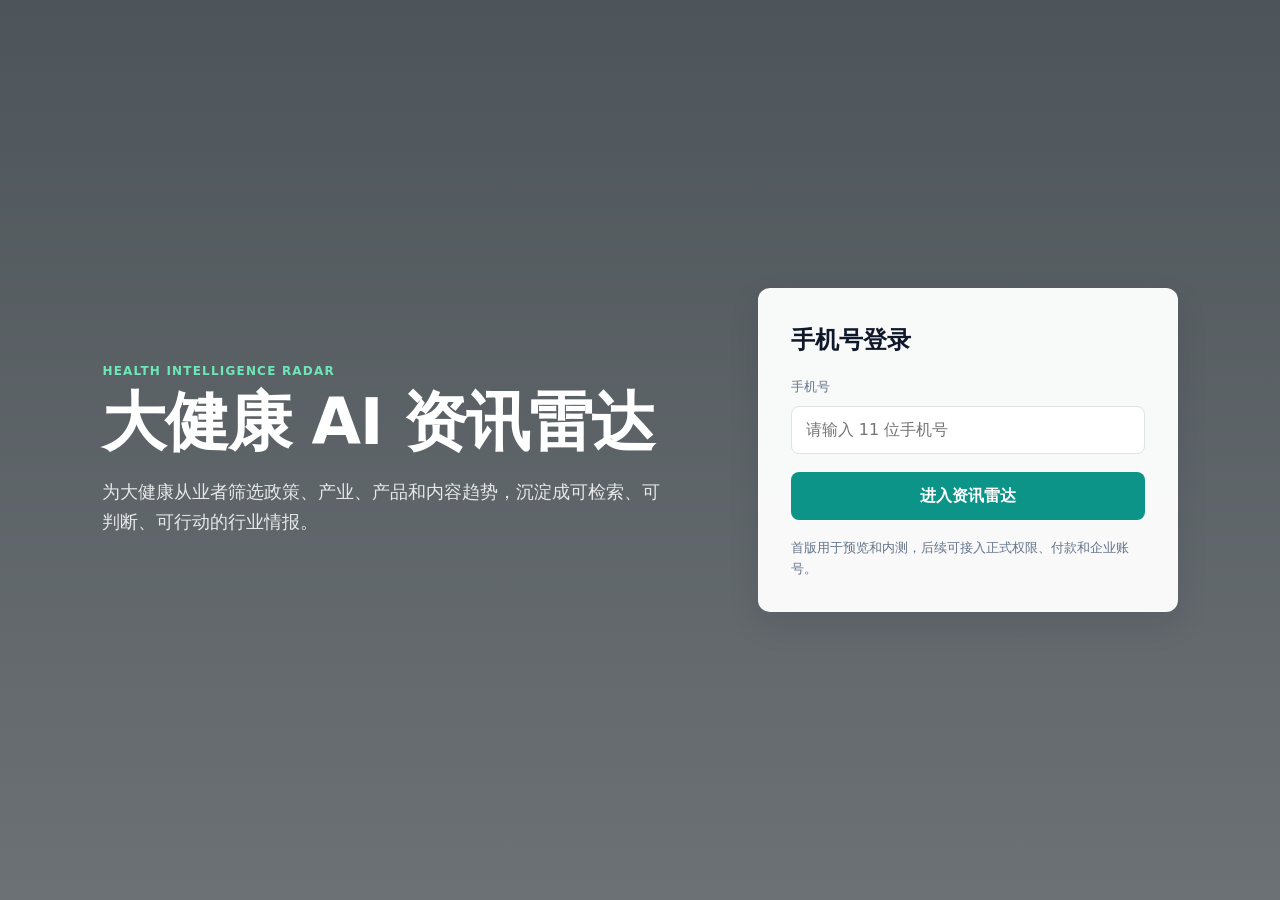
<file: index.html>
<!doctype html>
<html lang="zh-CN">
  <head>
    <meta charset="UTF-8" />
    <meta name="viewport" content="width=device-width, initial-scale=1.0" />
    <title>大健康 AI 资讯雷达 | 大健康智媒体平台</title>
    <meta name="description" content="为大健康从业者筛选政策、产业、产品和内容趋势，沉淀成可检索、可判断、可行动的行业情报。" />
    <meta property="og:title" content="大健康 AI 资讯雷达 | 每日简报" />
    <meta property="og:description" content="今日精选大健康行业核心动态，含政策监管、企业动向、科研进展与健康素材。" />
    <meta property="og:type" content="website" />
    <link rel="stylesheet" href="styles.css?v=20260703-v2" />
  </head>
  <body>
    <!-- 登录页 -->
    <section id="loginView" class="login-view">
      <div class="login-copy">
        <p>HEALTH INTELLIGENCE RADAR</p>
        <h1>大健康 AI 资讯雷达</h1>
        <span>为大健康从业者筛选政策、产业、产品和内容趋势，沉淀成可检索、可判断、可行动的行业情报。</span>
      </div>
      <form id="loginForm" class="login-card">
        <strong>手机号登录</strong>
        <label>
          <span>手机号</span>
          <input id="loginPhone" type="tel" inputmode="numeric" autocomplete="tel" placeholder="请输入 11 位手机号" required />
        </label>
        <button type="submit">进入资讯雷达</button>
        <small id="loginMessage">首版用于预览和内测，后续可接入正式权限、付款和企业账号。</small>
      </form>
    </section>

    <!-- 主应用 -->
    <main id="appShell" class="radar-shell is-hidden">
      <!-- 顶部导航 -->
      <header class="radar-hero">
        <div class="brand-lockup">
          <div class="brand-mark" aria-hidden="true">
            <svg viewBox="0 0 32 32" width="32" height="32" fill="none" xmlns="http://www.w3.org/2000/svg">
              <circle cx="16" cy="16" r="12" stroke="currentColor" stroke-width="2" />
              <path d="M8 16h16M16 8v16" stroke="currentColor" stroke-width="2" stroke-linecap="round" />
            </svg>
          </div>
          <div>
            <p>HEALTH INTELLIGENCE RADAR</p>
            <h1>大健康 AI 资讯雷达</h1>
          </div>
        </div>
        <div class="status-stack">
          <div class="status-item">
            <span>更新时间</span>
            <strong id="updatedAt">--/-- --:--</strong>
          </div>
          <button type="button" id="agentButton" class="agent-trigger" title="后续 Agent 能力入口">接入 Agent</button>
        </div>
      </header>

      <!-- 每日简报概览 -->
      <section class="summary-strip" aria-label="每日简报概览">
        <div class="summary-title">
          <strong>每日简报</strong>
          <span id="briefDate">----/--/--</span>
        </div>
        <div class="summary-stats">
          <div class="stat-card">
            <b id="totalCount">0</b>
            <span>今日信号</span>
          </div>
          <div class="stat-card is-priority">
            <b id="priorityCount">0</b>
            <span>高优先级</span>
          </div>
          <div class="stat-card">
            <b id="selectedCount">0</b>
            <span>精选收录</span>
          </div>
        </div>
      </section>

      <div class="brief-workspace">
        <!-- 左侧归档导航 -->
        <aside class="archive-navigator" aria-label="每日简报归档">
          <div class="archive-search">
            <input id="archiveSearchInput" type="search" placeholder="搜索内容..." />
          </div>
          <div class="calendar-card">
            <div class="calendar-head">
              <button id="calendarPrev" type="button" aria-label="上个月">‹</button>
              <strong id="calendarMonthLabel">2026 年 7 月</strong>
              <button id="calendarNext" type="button" aria-label="下个月">›</button>
            </div>
            <div class="calendar-weekdays" aria-hidden="true">
              <span>一</span><span>二</span><span>三</span><span>四</span><span>五</span><span>六</span><span>日</span>
            </div>
            <div id="calendarGrid" class="calendar-grid"></div>
          </div>
          <div class="month-briefs">
            <h2>本月各期</h2>
            <div id="monthBriefList"></div>
          </div>
        </aside>

        <!-- 主内容区 -->
        <div class="brief-content">
          <!-- 分类标签 -->
          <nav id="categoryTabs" class="category-tabs" aria-label="资讯分类"></nav>

          <!-- 搜索与筛选 -->
          <section class="search-row">
            <input id="searchInput" type="search" placeholder="搜索标题 / 来源 / 标签" />
            <span id="resultMeta">行业信号 · 0 条</span>
          </section>

          <!-- 简报内容 -->
          <section class="signals-panel">
            <div class="panel-head">
              <div>
                <p>DAILY BRIEF</p>
                <h2 id="panelTitle">今日简报</h2>
                <span id="panelSubtitle">按可信度和可追溯性排序</span>
              </div>
              <div class="view-toggle" role="group" aria-label="切换视图">
                <button type="button" class="is-active" data-view="hot">当前热点</button>
                <button type="button" data-view="timeline">时间线</button>
              </div>
            </div>
            <div id="signalGrid" class="signal-grid"></div>
          </section>

          <!-- 近期归档入口 -->
          <section class="archive-panel">
            <div class="panel-head compact">
              <div>
                <p>ARCHIVE</p>
                <h2>近期简报</h2>
              </div>
              <a href="#" id="viewAllArchive" class="text-link">查看全部</a>
            </div>
            <div id="recentBriefs" class="recent-briefs"></div>
          </section>
        </div>
      </div>
    </main>

    <!-- Agent 抽屉 -->
    <div id="agentDrawer" class="drawer" aria-hidden="true">
      <button id="drawerBackdrop" class="drawer-backdrop" type="button" aria-label="关闭"></button>
      <aside class="drawer-panel" role="dialog" aria-modal="true" aria-labelledby="drawerTitle">
        <button id="drawerClose" class="drawer-close" type="button" aria-label="关闭">×</button>
        <p>AGENT INTERFACES</p>
        <h2 id="drawerTitle">后续功能接口</h2>
        <div class="interface-list">
          <article>
            <strong>行业资讯同步</strong>
            <span>GET /api/health/signals</span>
            <small>从行业来源读取政策、产业、产品、渠道和内容趋势。</small>
          </article>
          <article>
            <strong>日报生成</strong>
            <span>POST /api/radar/daily-report</span>
            <small>把今日重点信号整理成管理层日报、运营日报和选题清单。</small>
          </article>
          <article>
            <strong>Agent 处理</strong>
            <span>POST /api/agents/run</span>
            <small>保留给合规审核、选题生成、摘要改写、来源引用等能力。</small>
          </article>
          <article>
            <strong>登录权限</strong>
            <span>POST /api/auth/phone-login</span>
            <small>沿用手机号登录，后续可接企业账号、付款状态和权限组。</small>
          </article>
        </div>
      </aside>
    </div>

    <!-- 详情页 -->
    <div id="detailDrawer" class="detail-view is-hidden" aria-hidden="true">
      <div class="detail-shell">
        <button id="detailClose" class="detail-back" type="button">返回简报</button>
        <nav id="detailBreadcrumb" class="detail-breadcrumb" aria-label="详情导航">每日简报</nav>
        <h1 id="detailTitle"></h1>
        <div id="detailMeta" class="detail-meta"></div>

        <section class="detail-summary">
          <div class="section-header">
            <span class="section-icon">📋</span>
            <span>概要介绍</span>
          </div>
          <div id="detailSummary" class="structured-summary"></div>
        </section>

        <section class="detail-section detail-highlight">
          <div class="section-header">
            <span class="section-icon">⚡</span>
            <h2>为什么重要</h2>
          </div>
          <p id="detailWhy"></p>
        </section>

        <section class="detail-grid">
          <article class="detail-card">
            <div class="section-header">
              <span class="section-icon">🎬</span>
              <h2>自媒体角度</h2>
            </div>
            <p id="detailMediaPotential"></p>
          </article>
          <article class="detail-card">
            <div class="section-header">
              <span class="section-icon">🛡️</span>
              <h2>合规提醒</h2>
            </div>
            <p id="detailCompliance"></p>
          </article>
        </section>

        <section class="detail-section detail-evidence">
          <div class="section-header">
            <span class="section-icon">🔍</span>
            <h2>信源与证据等级</h2>
          </div>
          <div id="detailEvidence" class="evidence-content"></div>
        </section>

        <a id="detailSource" class="detail-source" href="#" target="_blank" rel="noreferrer">查看原文</a>
      </div>
    </div>

    <script src="app.js?v=20260703-v2"></script>
  </body>
</html>
</file>
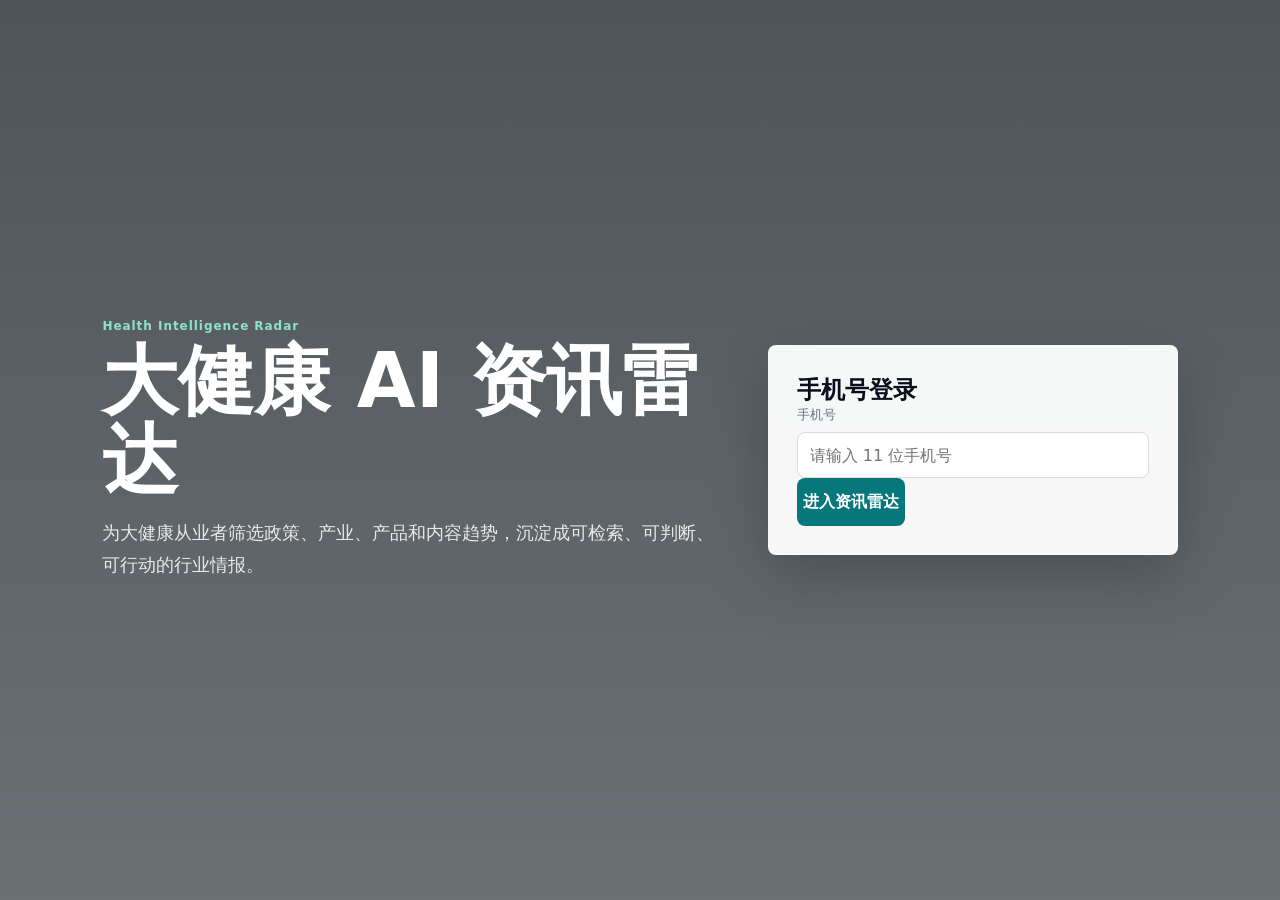
<file: static/index.html>
<!doctype html>
<html lang="zh-CN">
  <head>
    <meta charset="UTF-8" />
    <meta name="viewport" content="width=device-width, initial-scale=1.0" />
    <title>大健康 AI 资讯雷达 | 大健康智媒体平台</title>
    <link rel="stylesheet" href="styles.css?v=20260702-auth2" />
  </head>
  <body>
    <!-- ═══ 登录视图 ═══ -->
    <section id="loginView" class="login-view">
      <div class="login-copy">
        <p>Health Intelligence Radar</p>
        <h1>大健康 AI 资讯雷达</h1>
        <span>为大健康从业者筛选政策、产业、产品和内容趋势，沉淀成可检索、可判断、可行动的行业情报。</span>
      </div>
      <div class="login-card" id="loginCard">
        <!-- 阶段 1：输入手机号 -->
        <div id="phoneStep">
          <strong>手机号登录</strong>
          <label>
            <span>手机号</span>
            <input id="loginPhone" type="tel" inputmode="numeric" autocomplete="tel" placeholder="请输入 11 位手机号" />
          </label>
          <button type="button" id="loginSubmit">进入资讯雷达</button>
          <small id="loginMessage" class="is-hidden"></small>
        </div>

        <!-- 阶段 2：付款（check-phone 返回 unpaid 时展开） -->
        <div id="paymentStep" class="is-hidden">
          <button type="button" id="paymentBack" class="payment-back">&larr; 返回</button>
          <strong>开通会员</strong>
          <p id="paymentPhoneHint"></p>

          <div class="payment-tabs">
            <button type="button" class="is-active" data-pay="wechat">微信支付</button>
            <button type="button" data-pay="alipay">支付宝</button>
          </div>

          <div id="paymentQrWechat" class="payment-qr">
            <span class="payment-amount">199 元 / 年</span>
            <img src="payment-wechat.png" alt="微信支付二维码" width="200" height="200" />
            <small>请使用微信扫一扫付款</small>
          </div>
          <div id="paymentQrAlipay" class="payment-qr is-hidden">
            <span class="payment-amount">199 元 / 年</span>
            <img src="payment-alipay.png" alt="支付宝付款二维码" width="200" height="200" />
            <small>请使用支付宝扫一扫付款</small>
          </div>

          <button type="button" id="paymentCheckButton" class="payment-retry">我已付款，重新检测</button>
          <small id="paymentMessage" class="payment-message is-hidden"></small>
          <small class="payment-note">付款后请联系管理员开通权限，或点击上方按钮自动检测。如需帮助请截屏付款记录联系客服。</small>
        </div>

        <!-- 阶段 3：被禁用 -->
        <div id="blockedStep" class="is-hidden">
          <strong>无法登录</strong>
          <p id="blockedMessage"></p>
          <button type="button" class="payment-back" onclick="location.reload()">&larr; 重新输入</button>
        </div>
      </div>
    </section>

    <!-- ═══ 主应用 ═══ -->
    <main id="appShell" class="radar-shell is-hidden">
      <header class="radar-hero">
        <div class="brand-lockup">
          <div class="brand-mark" aria-hidden="true">
            <span></span>
          </div>
          <div>
            <p>HEALTH INTELLIGENCE RADAR</p>
            <h1>大健康 AI 资讯雷达</h1>
          </div>
        </div>
        <div class="status-stack">
          <span>更新时间</span>
          <strong id="updatedAt">06/30 08:03</strong>
          <em id="sourceStatus">20/20 源正常</em>
          <button type="button" id="agentButton">接入 Agent</button>
          <button type="button" id="logoutButton" class="logout-btn" title="退出登录">退出</button>
        </div>
      </header>

      <section class="summary-strip" aria-label="每日简报概览">
        <strong>每日简报：</strong>
        <span>信号 <b id="totalCount">0</b> 条</span>
        <span>高优 <b id="priorityCount">84</b> 条</span>
        <span>精选 <b id="selectedCount">20</b> 条</span>
        <span>源 <b id="healthySourceCount">20/20正常</b></span>
      </section>

      <nav id="categoryTabs" class="category-tabs" aria-label="资讯分类"></nav>

      <section class="radar-note">
        <span id="radarSubtitle">每日简报 · 大健康直销行业信号 · 按可信度和可追溯性排序</span>
      </section>

      <section class="search-row">
        <input id="searchInput" type="search" placeholder="搜索标题 / 来源 / 标签" />
        <span id="resultMeta">行业信号 · 0 条</span>
      </section>

      <section class="filter-bar">
        <button type="button" id="filterButton"><span>+</span> 高级筛选</button>
        <span id="filterMeta">679 条结果 · 20/20 源正常</span>
      </section>

      <section class="signals-panel">
        <div class="panel-head">
          <div>
            <p>DAILY BRIEF</p>
            <h2>每日简报</h2>
            <span id="briefDate">2026/07/01</span>
          </div>
          <div class="view-toggle" role="group" aria-label="切换视图">
            <button type="button" class="is-active" data-view="hot">当前热点 <b>10</b></button>
            <button type="button" data-view="timeline">时间线 <b>20</b></button>
          </div>
        </div>
        <div id="signalGrid" class="signal-grid"></div>
      </section>

      <section class="timeline-panel">
        <div class="panel-head compact">
          <div>
            <p>GROWTH INTELLIGENCE INTERFACE</p>
            <h2>后续功能接口</h2>
          </div>
          <span>已预留，不影响首版上线</span>
        </div>
        <div id="interfaceGrid" class="interface-grid"></div>
      </section>
    </main>

    <!-- ═══ Agent 抽屉 ═══ -->
    <div id="agentDrawer" class="drawer" aria-hidden="true">
      <button id="drawerBackdrop" class="drawer-backdrop" type="button" aria-label="关闭"></button>
      <aside class="drawer-panel" role="dialog" aria-modal="true" aria-labelledby="drawerTitle">
        <button id="drawerClose" class="drawer-close" type="button" aria-label="关闭">×</button>
        <p>AGENT INTERFACES</p>
        <h2 id="drawerTitle">已为后续功能留好接口</h2>
        <div class="interface-list">
          <article>
            <strong>行业资讯同步</strong>
            <span>GET /api/health/signals · POST /api/health/sync</span>
          </article>
          <article>
            <strong>日报生成</strong>
            <span>POST /api/radar/daily-report</span>
          </article>
          <article>
            <strong>Agent 处理</strong>
            <span>POST /api/agents/run</span>
          </article>
          <article>
            <strong>登录权限</strong>
            <span>POST /api/auth/check-phone · POST /api/auth/verify-token</span>
          </article>
        </div>
      </aside>
    </div>

    <!-- ═══ 详情视图 ═══ -->
    <div id="detailDrawer" class="detail-view is-hidden" aria-hidden="true">
      <div class="detail-shell">
        <button id="detailClose" class="detail-back" type="button">返回简报</button>
        <nav id="detailBreadcrumb" class="detail-breadcrumb" aria-label="详情导航">每日简报</nav>
        <h1 id="detailTitle"></h1>
        <div id="detailMeta" class="detail-meta"></div>
        <div id="detailHero" class="detail-hero" aria-hidden="true"></div>
        <section class="detail-summary">
          <span>概要介绍</span>
          <div id="detailSummary" class="structured-summary"></div>
        </section>
        <section class="detail-section">
          <h2>为什么重要</h2>
          <p id="detailWhy"></p>
        </section>
        <section class="detail-section detail-grid">
          <article>
            <h2>自媒体角度</h2>
            <p id="detailMediaPotential"></p>
          </article>
          <article>
            <h2>合规提醒</h2>
            <p id="detailCompliance"></p>
          </article>
        </section>
        <a id="detailSource" class="detail-source" href="#" target="_blank" rel="noreferrer">查看原文</a>
      </div>
    </div>

    <script src="app.js?v=20260702-auth2"></script>
  </body>
</html>
</file>
<file: styles.css>
:root {
  color-scheme: light;
  --bg: #f7f7f5;
  --panel: #ffffff;
  --panel-soft: #fafaf8;
  --ink: #0f172a;
  --muted: #64748b;
  --line: #e2e2df;
  --teal: #0d9488;
  --teal-dark: #0f766e;
  --teal-soft: #e6f5f4;
  --green: #10b981;
  --green-soft: #e8f8f2;
  --blue: #3b82f6;
  --blue-soft: #eff6ff;
  --amber: #f59e0b;
  --amber-soft: #fff7ed;
  --red: #ef4444;
  --red-soft: #fef2f2;
  --purple: #8b5cf6;
  --purple-soft: #f5f3ff;
  --coral: #f97316;
  --coral-soft: #fff7ed;
  --slate: #64748b;
  --slate-soft: #f1f5f9;
  --shadow-sm: 0 1px 2px rgba(15, 23, 42, 0.04);
  --shadow: 0 4px 12px rgba(15, 23, 42, 0.06);
  --shadow-lg: 0 12px 32px rgba(15, 23, 42, 0.1);
  --radius-sm: 8px;
  --radius: 12px;
  --radius-lg: 16px;
}

* {
  box-sizing: border-box;
}

html {
  scroll-behavior: smooth;
}

body {
  margin: 0;
  min-width: 320px;
  background: var(--bg);
  color: var(--ink);
  font-family:
    Inter, "PingFang SC", "Microsoft YaHei", system-ui, -apple-system, BlinkMacSystemFont,
    "Segoe UI", sans-serif;
  line-height: 1.6;
}

button,
input {
  font: inherit;
}

button {
  cursor: pointer;
}

.is-hidden {
  display: none !important;
}

/* 登录页 */
.login-view {
  display: grid;
  grid-template-columns: minmax(0, 1fr) 420px;
  gap: 60px;
  align-items: center;
  min-height: 100vh;
  padding: 7vh 8vw;
  background:
    linear-gradient(rgba(6, 16, 24, 0.7), rgba(6, 16, 24, 0.58)),
    url("https://images.unsplash.com/photo-1581090464777-f3220bbe1b8b?auto=format&fit=crop&w=1800&q=82")
      center/cover;
  color: #fff;
}

.login-copy {
  max-width: 680px;
}

.login-copy p,
.radar-hero p,
.panel-head p,
.drawer-panel > p {
  margin: 0 0 8px;
  color: var(--teal);
  font-size: 12px;
  font-weight: 800;
  letter-spacing: 0.1em;
  text-transform: uppercase;
}

.login-copy p {
  color: #6ee7b7;
}

.login-copy h1 {
  margin: 0 0 20px;
  font-size: clamp(40px, 5vw, 72px);
  line-height: 1.05;
  letter-spacing: -0.02em;
}

.login-copy span {
  display: block;
  max-width: 560px;
  color: rgba(255, 255, 255, 0.85);
  font-size: 18px;
  line-height: 1.7;
}

.login-card {
  display: grid;
  gap: 18px;
  border: 1px solid rgba(255, 255, 255, 0.2);
  border-radius: var(--radius);
  padding: 32px;
  background: rgba(255, 255, 255, 0.96);
  color: var(--ink);
  box-shadow: var(--shadow-lg);
}

.login-card strong {
  font-size: 24px;
}

.login-card label,
.login-card label span {
  display: grid;
  gap: 8px;
}

.login-card label span,
.login-card small {
  color: var(--muted);
  font-size: 13px;
}

.login-card input,
.search-row input,
.archive-search input {
  width: 100%;
  border: 1px solid var(--line);
  border-radius: var(--radius-sm);
  background: #fff;
  color: var(--ink);
  outline: 0;
  transition: border-color 0.15s, box-shadow 0.15s;
}

.login-card input {
  min-height: 48px;
  padding: 0 14px;
}

.login-card input:focus,
.search-row input:focus,
.archive-search input:focus {
  border-color: var(--teal);
  box-shadow: 0 0 0 3px rgba(13, 148, 136, 0.12);
}

.login-card button {
  min-height: 48px;
  border: 0;
  border-radius: var(--radius-sm);
  background: var(--teal);
  color: #fff;
  font-weight: 800;
  transition: background 0.15s;
}

.login-card button:hover {
  background: var(--teal-dark);
}

.login-card small.error {
  color: var(--red);
  font-weight: 700;
}

/* 主应用 */
.radar-shell {
  width: min(100%, 1440px);
  margin: 0 auto;
  padding: clamp(16px, 3vw, 32px) clamp(14px, 4vw, 64px) 64px;
}

/* 顶部导航 */
.radar-hero {
  display: flex;
  align-items: center;
  justify-content: space-between;
  gap: 24px;
  margin-bottom: clamp(20px, 4vw, 40px);
  flex-wrap: wrap;
}

.brand-lockup {
  display: flex;
  align-items: center;
  gap: 16px;
}

.brand-mark {
  display: grid;
  place-items: center;
  width: 52px;
  height: 52px;
  border-radius: var(--radius);
  background: linear-gradient(135deg, var(--teal), var(--teal-dark));
  color: #fff;
  box-shadow: var(--shadow);
}

.brand-lockup h1 {
  margin: 0;
  font-size: clamp(32px, 4vw, 48px);
  line-height: 1.1;
  letter-spacing: -0.02em;
}

.status-stack {
  display: flex;
  align-items: center;
  gap: 16px;
}

.status-item {
  display: flex;
  flex-direction: column;
  align-items: flex-end;
  gap: 2px;
}

.status-item span {
  color: var(--muted);
  font-size: 12px;
  font-weight: 700;
}

.status-item strong {
  font-size: 15px;
  color: var(--ink);
}

.agent-trigger {
  min-height: 36px;
  padding: 0 14px;
  border: 1px solid var(--line);
  border-radius: 999px;
  background: #fff;
  color: var(--muted);
  font-size: 13px;
  font-weight: 700;
  transition: all 0.15s;
}

.agent-trigger:hover {
  border-color: var(--teal);
  color: var(--teal);
  background: var(--teal-soft);
}

/* 每日简报概览 */
.summary-strip {
  display: flex;
  align-items: center;
  justify-content: space-between;
  gap: 20px;
  padding: 20px 24px;
  border: 1px solid var(--line);
  border-radius: var(--radius);
  background: var(--panel);
  box-shadow: var(--shadow);
}

.summary-title {
  display: flex;
  flex-direction: column;
  gap: 4px;
}

.summary-title strong {
  font-size: 22px;
}

.summary-title span {
  color: var(--muted);
  font-size: 14px;
  font-weight: 700;
}

.summary-stats {
  display: flex;
  gap: 12px;
}

.stat-card {
  display: flex;
  flex-direction: column;
  align-items: center;
  min-width: 88px;
  padding: 12px 16px;
  border-radius: var(--radius-sm);
  background: var(--panel-soft);
  text-align: center;
}

.stat-card b {
  font-size: 28px;
  line-height: 1;
  color: var(--ink);
}

.stat-card span {
  margin-top: 4px;
  font-size: 12px;
  color: var(--muted);
  font-weight: 700;
}

.stat-card.is-priority {
  background: var(--teal-soft);
}

.stat-card.is-priority b {
  color: var(--teal-dark);
}

/* 工作区布局 */
.brief-workspace {
  display: grid;
  grid-template-columns: 280px minmax(0, 1fr);
  gap: 24px;
  align-items: start;
  margin-top: 24px;
}

.brief-content {
  min-width: 0;
}

/* 左侧归档 */
.archive-navigator {
  position: sticky;
  top: 18px;
  display: grid;
  gap: 18px;
  padding: 18px;
  border: 1px solid var(--line);
  border-radius: var(--radius);
  background: var(--panel);
  box-shadow: var(--shadow);
}

.archive-search input {
  min-height: 44px;
  padding: 0 14px;
  font-size: 14px;
}

.calendar-card {
  display: grid;
  gap: 10px;
}

.calendar-head {
  display: grid;
  grid-template-columns: 32px 1fr 32px;
  align-items: center;
  gap: 6px;
  text-align: center;
}

.calendar-head strong {
  font-size: 16px;
}

.calendar-head button {
  width: 32px;
  height: 32px;
  border: 0;
  border-radius: var(--radius-sm);
  background: transparent;
  color: #64748b;
  font-size: 20px;
  line-height: 1;
}

.calendar-head button:hover {
  background: var(--teal-soft);
  color: var(--teal-dark);
}

.calendar-weekdays,
.calendar-grid {
  display: grid;
  grid-template-columns: repeat(7, minmax(0, 1fr));
  gap: 4px;
}

.calendar-weekdays span {
  color: var(--muted);
  font-size: 12px;
  font-weight: 800;
  text-align: center;
}

.calendar-empty,
.calendar-day {
  min-height: 32px;
}

.calendar-day {
  border: 0;
  border-radius: var(--radius-sm);
  background: transparent;
  color: #94a3b8;
  font-size: 13px;
  font-weight: 700;
}

.calendar-day.has-brief {
  background: var(--teal-soft);
  color: var(--teal-dark);
}

.calendar-day.is-active {
  background: var(--teal);
  color: #fff;
  box-shadow: 0 4px 10px rgba(13, 148, 136, 0.25);
}

.calendar-day:disabled {
  cursor: default;
}

.month-briefs {
  display: grid;
  gap: 10px;
  border-top: 1px solid var(--line);
  padding-top: 16px;
}

.month-briefs h2 {
  margin: 0;
  color: var(--muted);
  font-size: 13px;
  font-weight: 800;
}

#monthBriefList {
  display: grid;
  gap: 8px;
}

.month-brief-item {
  display: grid;
  gap: 4px;
  width: 100%;
  border: 1px solid transparent;
  border-radius: var(--radius-sm);
  padding: 10px 12px;
  background: transparent;
  color: var(--ink);
  text-align: left;
  transition: all 0.15s;
}

.month-brief-item:hover,
.month-brief-item.is-active {
  background: var(--teal-soft);
  border-color: rgba(13, 148, 136, 0.2);
}

.month-brief-item.is-active {
  color: var(--teal-dark);
}

.month-brief-item strong {
  font-size: 14px;
}

.month-brief-item span,
.month-empty {
  margin: 0;
  color: var(--muted);
  font-size: 12px;
}

/* 分类标签 */
.category-tabs {
  display: flex;
  flex-wrap: wrap;
  gap: 8px;
  padding: 4px;
}

.category-tabs button {
  display: flex;
  align-items: center;
  gap: 8px;
  min-height: 40px;
  border: 1px solid var(--line);
  border-radius: 999px;
  padding: 0 16px;
  background: #fff;
  color: #475569;
  font-size: 14px;
  font-weight: 700;
  transition: all 0.15s;
}

.category-tabs button b {
  display: grid;
  place-items: center;
  min-width: 22px;
  height: 22px;
  border-radius: 999px;
  padding: 0 6px;
  background: var(--slate-soft);
  color: var(--slate);
  font-size: 12px;
}

.category-tabs button:hover {
  border-color: var(--teal);
  color: var(--teal-dark);
}

.category-tabs button.is-active {
  background: var(--teal);
  border-color: var(--teal);
  color: #fff;
}

.category-tabs button.is-active b {
  background: rgba(255, 255, 255, 0.2);
  color: #fff;
}

/* 搜索 */
.search-row {
  display: flex;
  align-items: center;
  gap: 14px;
  margin-top: 16px;
  padding: 0 2px;
}

.search-row input {
  flex: 1;
  min-height: 48px;
  padding: 0 18px;
  font-size: 15px;
  border-radius: var(--radius);
  background: var(--panel);
}

.search-row span {
  color: var(--muted);
  font-size: 14px;
  font-weight: 700;
  white-space: nowrap;
}

/* 简报面板 */
.signals-panel,
.archive-panel {
  margin-top: 20px;
  border: 1px solid var(--line);
  border-radius: var(--radius);
  background: var(--panel);
  box-shadow: var(--shadow);
  overflow: hidden;
}

.archive-panel {
  margin-top: 24px;
}

.panel-head {
  display: flex;
  align-items: center;
  justify-content: space-between;
  gap: 18px;
  border-bottom: 1px solid var(--line);
  padding: 22px 24px;
}

.panel-head.compact {
  padding-bottom: 16px;
}

.panel-head h2 {
  margin: 0;
  font-size: 24px;
  line-height: 1.2;
}

.panel-head h2 + span {
  display: block;
  margin-top: 6px;
  color: var(--muted);
  font-size: 14px;
  font-weight: 600;
}

.text-link {
  color: var(--teal);
  font-size: 14px;
  font-weight: 800;
  text-decoration: none;
}

.text-link:hover {
  text-decoration: underline;
}

.view-toggle {
  display: flex;
  overflow: hidden;
  border: 1px solid var(--line);
  border-radius: var(--radius-sm);
  background: #fff;
}

.view-toggle button {
  min-height: 38px;
  border: 0;
  padding: 0 18px;
  background: transparent;
  color: #64748b;
  font-size: 14px;
  font-weight: 700;
  transition: all 0.15s;
}

.view-toggle button.is-active {
  background: var(--teal);
  color: #fff;
}

.signal-grid {
  display: grid;
  gap: 16px;
  padding: 20px 24px 24px;
}

/* 简报分组 */
.brief-group {
  border: 1px solid var(--line);
  border-radius: var(--radius);
  padding: 18px 20px;
  background: var(--panel-soft);
}

.brief-group-head {
  display: flex;
  align-items: center;
  gap: 12px;
  margin-bottom: 16px;
}

.group-icon {
  display: grid;
  place-items: center;
  width: 36px;
  height: 36px;
  border-radius: var(--radius-sm);
  font-size: 18px;
}

.brief-group-head h3 {
  margin: 0;
  font-size: 18px;
  line-height: 1.3;
}

.brief-group-head span {
  color: var(--muted);
  font-size: 13px;
  font-weight: 600;
}

.brief-list {
  display: grid;
  gap: 12px;
}

/* 信号卡片 */
.signal-card {
  display: grid;
  grid-template-columns: auto minmax(0, 1fr) auto;
  gap: 14px;
  align-items: start;
  padding: 16px;
  border: 1px solid var(--line);
  border-radius: var(--radius-sm);
  background: #fff;
  transition: box-shadow 0.15s, border-color 0.15s;
}

.signal-card:hover {
  border-color: #cbd5e1;
  box-shadow: var(--shadow);
}

.signal-rank {
  display: grid;
  place-items: center;
  width: 32px;
  height: 32px;
  border-radius: var(--radius-sm);
  background: var(--slate-soft);
  color: var(--slate);
  font-family: ui-monospace, SFMono-Regular, Consolas, monospace;
  font-size: 13px;
  font-weight: 800;
}

.brief-copy {
  min-width: 0;
}

.brief-title {
  display: block;
  width: 100%;
  border: 0;
  padding: 0;
  background: transparent;
  color: var(--ink);
  font-size: 16px;
  font-weight: 800;
  line-height: 1.4;
  text-align: left;
  transition: color 0.15s;
}

.brief-title:hover {
  color: var(--teal);
}

.signal-card p {
  margin: 6px 0 10px;
  color: #475569;
  font-size: 14px;
  line-height: 1.6;
}

.signal-meta {
  display: flex;
  flex-wrap: wrap;
  gap: 8px;
  align-items: center;
}

.signal-meta span,
.signal-meta small,
.signal-meta em {
  border-radius: 999px;
  padding: 4px 10px;
  font-size: 12px;
  font-style: normal;
  font-weight: 700;
}

.signal-meta em.priority-a {
  background: var(--amber-soft);
  color: #92400e;
}

.signal-meta em.priority-b {
  background: var(--blue-soft);
  color: #1e40af;
}

.signal-meta em.priority-c {
  background: var(--green-soft);
  color: #065f46;
}

.signal-meta span.source-tag {
  background: var(--slate-soft);
  color: var(--slate);
}

.signal-meta small {
  background: #f1f5f9;
  color: #64748b;
}

.signal-tags {
  display: flex;
  flex-wrap: wrap;
  gap: 6px;
  margin-top: 10px;
}

.signal-tags span {
  border-radius: 999px;
  padding: 3px 10px;
  background: #f8fafc;
  color: #64748b;
  font-size: 12px;
  font-weight: 600;
}

.brief-action {
  display: flex;
  flex-direction: column;
  align-items: flex-end;
  gap: 8px;
  padding-top: 2px;
}

.brief-action a {
  color: var(--teal);
  font-size: 13px;
  font-weight: 800;
  text-decoration: none;
  white-space: nowrap;
}

.brief-action a:hover {
  text-decoration: underline;
}

.source-unavailable {
  color: var(--muted);
  font-size: 13px;
  font-weight: 700;
}

/* 分类配色 */
.tone-policy { --tone: var(--red); --tone-soft: var(--red-soft); }
.tone-product { --tone: var(--blue); --tone-soft: var(--blue-soft); }
.tone-research { --tone: var(--purple); --tone-soft: var(--purple-soft); }
.tone-consumer { --tone: var(--green); --tone-soft: var(--green-soft); }
.tone-industry { --tone: var(--coral); --tone-soft: var(--coral-soft); }
.tone-media { --tone: var(--slate); --tone-soft: var(--slate-soft); }
.tone-community { --tone: var(--amber); --tone-soft: var(--amber-soft); }
.tone-hot { --tone: var(--teal); --tone-soft: var(--teal-soft); }

.group-icon,
.signal-rank {
  background: var(--tone-soft);
  color: var(--tone);
}

/* 近期简报 */
.recent-briefs {
  display: grid;
  grid-template-columns: repeat(auto-fill, minmax(220px, 1fr));
  gap: 14px;
  padding: 18px 24px 24px;
}

.recent-brief-card {
  display: grid;
  gap: 8px;
  padding: 16px;
  border: 1px solid var(--line);
  border-radius: var(--radius-sm);
  background: var(--panel-soft);
  text-decoration: none;
  color: var(--ink);
  transition: all 0.15s;
}

.recent-brief-card:hover {
  border-color: var(--teal);
  background: var(--teal-soft);
}

.recent-brief-card strong {
  font-size: 15px;
}

.recent-brief-card span {
  color: var(--muted);
  font-size: 13px;
  font-weight: 600;
}

/* 详情页 */
.detail-view {
  position: fixed;
  inset: 0;
  z-index: 30;
  overflow: auto;
  background: var(--bg);
}

.detail-shell {
  width: min(100%, 800px);
  margin: 0 auto;
  padding: 28px 24px 80px;
}

.detail-back {
  border: 1px solid var(--line);
  border-radius: var(--radius-sm);
  padding: 10px 16px;
  background: #fff;
  color: var(--ink);
  font-weight: 800;
  transition: all 0.15s;
}

.detail-back:hover {
  border-color: var(--teal);
  color: var(--teal-dark);
}

.detail-breadcrumb {
  display: flex;
  flex-wrap: wrap;
  align-items: center;
  gap: 8px;
  margin: 24px 0 12px;
  color: var(--muted);
  font-size: 14px;
}

.detail-breadcrumb button {
  border: 0;
  padding: 0;
  background: transparent;
  color: var(--teal);
  font: inherit;
  font-weight: 800;
  text-decoration: underline;
  text-underline-offset: 3px;
}

.detail-breadcrumb span,
.detail-breadcrumb time {
  color: var(--muted);
}

.detail-shell h1 {
  margin: 0 0 14px;
  font-size: clamp(28px, 4vw, 40px);
  line-height: 1.2;
  letter-spacing: -0.01em;
}

.detail-meta {
  display: flex;
  flex-wrap: wrap;
  gap: 8px;
  margin-bottom: 24px;
}

.detail-meta span {
  border-radius: 999px;
  padding: 5px 12px;
  background: #fff;
  border: 1px solid var(--line);
  color: #475569;
  font-size: 13px;
  font-weight: 700;
}

.detail-meta span.priority-a { background: var(--amber-soft); color: #92400e; border-color: #fed7aa; }
.detail-meta span.priority-b { background: var(--blue-soft); color: #1e40af; border-color: #bfdbfe; }
.detail-meta span.priority-c { background: var(--green-soft); color: #065f46; border-color: #a7f3d0; }

.section-header {
  display: flex;
  align-items: center;
  gap: 10px;
  margin-bottom: 12px;
}

.section-icon {
  font-size: 20px;
  line-height: 1;
}

.detail-summary,
.detail-section,
.detail-grid article {
  margin-top: 20px;
  border: 1px solid var(--line);
  border-radius: var(--radius);
  padding: 22px 24px;
  background: #fff;
}

.detail-summary > .section-header span:last-child,
.detail-section > .section-header h2 {
  margin: 0;
  color: var(--muted);
  font-size: 14px;
  font-weight: 800;
  text-transform: uppercase;
  letter-spacing: 0.05em;
}

.detail-section > .section-header h2 {
  color: var(--ink);
  font-size: 18px;
  text-transform: none;
  letter-spacing: 0;
}

.structured-summary {
  display: grid;
  gap: 14px;
}

.summary-point {
  display: grid;
  gap: 8px;
  border-left: 3px solid var(--teal);
  padding-left: 16px;
}

.summary-point strong {
  display: flex;
  align-items: center;
  gap: 10px;
  color: var(--teal-dark);
  font-size: 16px;
}

.summary-point strong span {
  display: grid;
  place-items: center;
  width: 26px;
  height: 26px;
  border-radius: 999px;
  background: var(--teal-soft);
  color: var(--teal-dark);
  font-size: 12px;
  font-weight: 900;
}

.summary-point p,
.detail-section p {
  margin: 0;
  color: #334155;
  font-size: 15px;
  line-height: 1.8;
}

.detail-highlight {
  border-left: 4px solid var(--amber);
}

.detail-grid {
  display: grid;
  grid-template-columns: repeat(2, minmax(0, 1fr));
  gap: 16px;
  border: 0;
  padding: 0;
  background: transparent;
}

.detail-card {
  margin-top: 0 !important;
  border-top: 4px solid var(--tone, var(--teal));
}

.evidence-content {
  display: grid;
  gap: 12px;
}

.evidence-row {
  display: flex;
  gap: 12px;
}

.evidence-label {
  min-width: 80px;
  color: var(--muted);
  font-size: 13px;
  font-weight: 800;
}

.evidence-value {
  color: #334155;
  font-size: 15px;
}

.safe-claims,
.avoid-claims {
  display: flex;
  flex-wrap: wrap;
  gap: 8px;
  margin-top: 8px;
}

.safe-claims span,
.avoid-claims span {
  border-radius: 999px;
  padding: 4px 10px;
  font-size: 12px;
  font-weight: 700;
}

.safe-claims span {
  background: var(--green-soft);
  color: #065f46;
}

.avoid-claims span {
  background: var(--red-soft);
  color: #991b1b;
}

.detail-source {
  display: inline-flex;
  align-items: center;
  justify-content: center;
  min-height: 48px;
  margin-top: 24px;
  border-radius: var(--radius-sm);
  padding: 0 24px;
  background: var(--teal);
  color: #fff;
  font-weight: 800;
  text-decoration: none;
  transition: background 0.15s;
}

.detail-source:hover {
  background: var(--teal-dark);
}

/* 抽屉 */
.drawer {
  position: fixed;
  inset: 0;
  z-index: 20;
  display: none;
}

.drawer.is-open {
  display: block;
}

.drawer-backdrop {
  position: absolute;
  inset: 0;
  border: 0;
  background: rgba(15, 23, 42, 0.32);
}

.drawer-panel {
  position: absolute;
  top: 0;
  right: 0;
  width: min(520px, 100vw);
  height: 100%;
  overflow: auto;
  border-left: 1px solid var(--line);
  padding: 30px;
  background: #fff;
  box-shadow: -20px 0 60px rgba(15, 23, 42, 0.16);
}

.drawer-close {
  position: absolute;
  top: 16px;
  right: 16px;
  width: 36px;
  height: 36px;
  border: 1px solid var(--line);
  border-radius: var(--radius-sm);
  background: #fff;
  color: var(--ink);
  font-size: 24px;
}

.drawer-panel h2 {
  margin: 0 44px 20px 0;
  font-size: 26px;
}

.interface-list {
  display: grid;
  gap: 12px;
}

.interface-list article {
  border: 1px solid var(--line);
  border-radius: var(--radius-sm);
  padding: 16px;
  background: var(--panel-soft);
}

.interface-list strong,
.interface-list span,
.interface-list small {
  display: block;
}

.interface-list strong {
  margin-bottom: 6px;
  font-size: 16px;
}

.interface-list span {
  color: var(--teal);
  font-size: 13px;
  font-weight: 700;
  font-family: ui-monospace, monospace;
}

.interface-list small {
  margin-top: 8px;
  color: var(--muted);
  font-size: 13px;
  line-height: 1.6;
}

/* 响应式 */
@media (max-width: 1100px) {
  .login-view {
    grid-template-columns: 1fr;
  }

  .summary-strip {
    flex-direction: column;
    align-items: flex-start;
  }
}

@media (max-width: 900px) {
  .brief-workspace {
    grid-template-columns: 1fr;
  }

  .archive-navigator {
    position: static;
    order: 1;
  }

  .brief-content {
    order: 0;
  }

  .month-briefs,
  .calendar-card {
    display: none;
  }

  .archive-search {
    display: block;
  }

  .archive-navigator {
    padding: 14px;
  }
}

@media (max-width: 760px) {
  .radar-hero {
    flex-direction: column;
    align-items: flex-start;
    gap: 16px;
  }

  .status-stack {
    width: 100%;
    justify-content: space-between;
  }

  .summary-stats {
    width: 100%;
    justify-content: space-between;
  }

  .stat-card {
    flex: 1;
    min-width: auto;
  }

  .panel-head {
    flex-direction: column;
    align-items: flex-start;
    gap: 14px;
  }

  .view-toggle {
    width: 100%;
  }

  .view-toggle button {
    flex: 1 1 0;
  }

  .signal-card {
    grid-template-columns: minmax(0, 1fr);
    gap: 12px;
  }

  .signal-rank {
    display: none;
  }

  .brief-action {
    flex-direction: row;
    align-items: center;
    padding-top: 0;
  }

  .detail-grid {
    grid-template-columns: 1fr;
  }

  .recent-briefs {
    grid-template-columns: 1fr;
  }
}

@media (max-width: 480px) {
  .radar-shell {
    padding: 14px 12px 40px;
  }

  .brand-lockup h1 {
    font-size: 28px;
  }

  .summary-strip {
    padding: 16px;
  }

  .stat-card b {
    font-size: 24px;
  }

  .category-tabs button {
    padding: 0 12px;
    font-size: 13px;
  }

  .signal-grid {
    padding: 16px;
  }

  .panel-head {
    padding: 18px 16px;
  }

  .panel-head h2 {
    font-size: 20px;
  }
}
</file>
<file: static/styles.css>
:root {
  color-scheme: light;
  --bg: #f6f5f1;
  --panel: #ffffff;
  --panel-soft: #fbfaf7;
  --ink: #07101c;
  --muted: #687486;
  --line: #dedbd3;
  --teal: #08777c;
  --teal-dark: #075f64;
  --green: #079760;
  --blue: #2563eb;
  --amber: #a86a00;
  --red: #c2414b;
  --shadow: 0 16px 34px rgba(27, 32, 39, 0.06);
}

* {
  box-sizing: border-box;
}

html {
  scroll-behavior: smooth;
}

body {
  margin: 0;
  min-width: 320px;
  background: var(--bg);
  color: var(--ink);
  font-family:
    Inter, "PingFang SC", "Microsoft YaHei", system-ui, -apple-system, BlinkMacSystemFont,
    "Segoe UI", sans-serif;
}

button,
input {
  font: inherit;
}

button {
  cursor: pointer;
}

.is-hidden {
  display: none !important;
}

.login-view {
  display: grid;
  grid-template-columns: minmax(0, 1fr) 410px;
  gap: 52px;
  align-items: center;
  min-height: 100vh;
  padding: 7vh 8vw;
  background:
    linear-gradient(rgba(6, 16, 24, 0.7), rgba(6, 16, 24, 0.58)),
    url("https://images.unsplash.com/photo-1581090464777-f3220bbe1b8b?auto=format&fit=crop&w=1800&q=82")
      center/cover;
  color: #fff;
}

.login-copy {
  max-width: 720px;
}

.login-copy p,
.radar-hero p,
.panel-head p,
.drawer-panel > p {
  margin: 0 0 8px;
  color: var(--teal);
  font-size: 12px;
  font-weight: 900;
  letter-spacing: 0.08em;
}

.login-copy p {
  color: #8ee2cf;
}

.login-copy h1 {
  margin: 0 0 18px;
  font-size: clamp(42px, 6vw, 76px);
  line-height: 1.04;
  letter-spacing: 0;
}

.login-copy span {
  display: block;
  max-width: 630px;
  color: rgba(255, 255, 255, 0.86);
  font-size: 18px;
  line-height: 1.8;
}

.login-card {
  display: grid;
  gap: 18px;
  border: 1px solid rgba(255, 255, 255, 0.28);
  border-radius: 8px;
  padding: 28px;
  background: rgba(255, 255, 255, 0.95);
  color: var(--ink);
  box-shadow: 0 24px 60px rgba(5, 12, 24, 0.22);
}

.login-card strong {
  font-size: 24px;
}

.login-card label,
.login-card label span {
  display: grid;
  gap: 8px;
}

.login-card label span,
.login-card small {
  color: var(--muted);
  font-size: 13px;
}

.login-card input,
.search-row input {
  width: 100%;
  border: 1px solid var(--line);
  border-radius: 8px;
  background: #fff;
  color: var(--ink);
  outline: 0;
}

.login-card input {
  min-height: 46px;
  padding: 0 12px;
}

.login-card input:focus,
.search-row input:focus {
  border-color: var(--teal);
  box-shadow: 0 0 0 3px rgba(8, 119, 124, 0.12);
}

.login-card button {
  min-height: 48px;
  border: 0;
  border-radius: 8px;
  background: var(--teal);
  color: #fff;
  font-weight: 900;
}

.login-card small.error {
  color: var(--red);
  font-weight: 800;
}

.login-card small {
  display: block;
  line-height: 1.7;
}

/* ── 支付区域 ── */

.payment-back {
  width: fit-content;
  border: 0;
  padding: 0;
  background: transparent;
  color: var(--teal);
  font-weight: 900;
  font-size: 14px;
  cursor: pointer;
}

.payment-back:hover {
  color: var(--teal-dark);
}

#paymentPhoneHint {
  margin: 4px 0 8px;
  color: var(--muted);
  font-size: 14px;
}

.payment-tabs {
  display: flex;
  gap: 8px;
  margin-top: 6px;
}

.payment-tabs button {
  flex: 1 1 0;
  min-height: 40px;
  border: 1px solid var(--line);
  border-radius: 8px;
  background: #fff;
  color: var(--ink);
  font-weight: 800;
  cursor: pointer;
}

.payment-tabs button.is-active {
  border-color: var(--teal);
  background: var(--teal);
  color: #fff;
}

.payment-qr {
  display: grid;
  place-items: center;
  gap: 10px;
  margin-top: 16px;
  border: 1px solid var(--line);
  border-radius: 8px;
  padding: 18px;
  background: #fafaf7;
}

.payment-qr img {
  width: 200px;
  height: 200px;
  border-radius: 6px;
  background: #fff;
}

.payment-amount {
  border-radius: 999px;
  padding: 5px 14px;
  background: #fff;
  color: var(--teal);
  font-size: 16px;
  font-weight: 900;
}

.payment-qr small {
  color: var(--muted);
  font-size: 13px;
}

.payment-retry {
  min-height: 46px;
  margin-top: 14px;
  border: 0;
  border-radius: 8px;
  background: var(--teal);
  color: #fff;
  font-weight: 900;
  cursor: pointer;
}

.payment-retry:disabled {
  opacity: 0.5;
  cursor: not-allowed;
}

.payment-note {
  margin-top: 10px;
  color: var(--muted);
  font-size: 13px;
  line-height: 1.7;
}

.payment-message {
  display: block;
  margin-top: 10px;
  padding: 10px 12px;
  border-radius: 8px;
  background: #fff8e6;
  color: #8a6d3b;
  font-size: 13px;
  line-height: 1.6;
}

.payment-message.is-hidden {
  display: none;
}

.payment-message.error {
  background: #fff0f0;
  color: var(--red);
}

/* ── 退出按钮 ── */

.logout-btn {
  border: 1px solid #d9c5c0 !important;
  background: #fdf5f3 !important;
  color: #b13b3b !important;
  font-size: 12px !important;
}

.logout-btn:hover {
  background: #fbe8e4 !important;
}

/* ── 加载态 ── */

.login-card button.is-loading {
  position: relative;
  color: transparent;
  pointer-events: none;
}

.login-card button.is-loading::after {
  content: "";
  position: absolute;
  inset: 0;
  margin: auto;
  width: 20px;
  height: 20px;
  border: 2px solid rgba(255,255,255,0.3);
  border-top-color: #fff;
  border-radius: 50%;
  animation: spin 0.6s linear infinite;
}

@keyframes spin {
  to { transform: rotate(360deg); }
}

.radar-shell {
  width: min(100%, 1480px);
  margin: 0 auto;
  padding: clamp(18px, 3vw, 32px) clamp(14px, 4vw, 72px) 56px;
}

.radar-hero {
  display: grid;
  grid-template-columns: minmax(0, 1fr) auto;
  align-items: flex-start;
  gap: 28px;
  margin-bottom: clamp(18px, 4vw, 58px);
}

.brand-lockup {
  display: flex;
  align-items: center;
  gap: 18px;
}

.brand-mark {
  position: relative;
  display: grid;
  place-items: center;
  width: 60px;
  height: 60px;
  border: 1px solid #ccd7d9;
  border-radius: 8px;
  background:
    radial-gradient(circle at 50% 50%, transparent 0 9px, #0a0f19 10px 12px, transparent 13px),
    repeating-radial-gradient(circle at 50% 50%, #efb9a8 0 3px, transparent 4px 12px);
}

.brand-mark span {
  width: 34px;
  height: 3px;
  border-radius: 999px;
  background: var(--ink);
  transform: rotate(-38deg);
}

.brand-lockup h1 {
  margin: 0;
  font-size: clamp(42px, 5vw, 64px);
  line-height: 1;
  letter-spacing: 0;
}

.status-stack {
  display: grid;
  justify-items: end;
  gap: 10px;
  min-width: 150px;
}

.status-stack span {
  color: #4b5563;
  font-size: 14px;
}

.status-stack strong {
  font-size: 16px;
}

.status-stack em,
.status-stack button {
  border: 1px solid #b9d8d6;
  border-radius: 999px;
  padding: 8px 13px;
  background: #eef8f3;
  color: var(--teal);
  font-style: normal;
  font-weight: 900;
}

.status-stack button {
  background: #f7fbfb;
}

.summary-strip,
.category-tabs,
.search-row,
.filter-bar,
.signals-panel,
.timeline-panel {
  border: 1px solid var(--line);
  border-radius: 8px;
  background: rgba(255, 255, 255, 0.74);
}

.summary-strip {
  display: grid;
  grid-template-columns: auto repeat(4, max-content);
  gap: 18px 24px;
  align-items: center;
  min-height: 54px;
  padding: 12px 18px;
  box-shadow: var(--shadow);
}

.summary-strip strong,
.summary-strip span {
  font-size: 18px;
}

.summary-strip b {
  font-size: 24px;
}

.category-tabs {
  display: flex;
  flex-wrap: nowrap;
  gap: 10px;
  margin-top: 26px;
  overflow-x: auto;
  padding: 6px;
  -webkit-overflow-scrolling: touch;
  scrollbar-width: none;
}

.category-tabs::-webkit-scrollbar {
  display: none;
}

.category-tabs button {
  display: flex;
  flex: 0 0 auto;
  align-items: center;
  gap: 10px;
  min-height: 44px;
  border: 0;
  border-radius: 8px;
  padding: 0 16px;
  background: transparent;
  color: #3f4856;
  font-weight: 760;
}

.category-tabs button b {
  color: var(--teal);
  font-size: 12px;
}

.category-tabs button.is-active {
  background: var(--teal);
  color: #fff;
}

.category-tabs button.is-active b {
  border-radius: 999px;
  padding: 3px 8px;
  background: #fff;
}

.radar-note {
  margin: 14px 4px 18px;
  color: #4f5967;
  font-size: 15px;
}

.search-row {
  display: grid;
  grid-template-columns: 1fr auto;
  gap: 14px;
  align-items: center;
  padding: 0;
  background: transparent;
  border: 0;
}

.search-row input {
  min-height: 54px;
  padding: 0 16px;
  font-size: 16px;
}

.search-row span {
  color: #5b6472;
  white-space: nowrap;
}

.filter-bar {
  display: flex;
  align-items: center;
  justify-content: space-between;
  gap: 14px;
  margin-top: 14px;
  padding: 12px 18px;
}

.filter-bar button {
  display: flex;
  align-items: center;
  gap: 8px;
  border: 0;
  background: transparent;
  color: #313a46;
  font-weight: 900;
}

.filter-bar button span {
  display: grid;
  place-items: center;
  width: 24px;
  height: 24px;
  border: 1px solid var(--line);
  border-radius: 999px;
  background: #fff;
}

.filter-bar > span {
  color: #586474;
  font-size: 14px;
}

.signals-panel,
.timeline-panel {
  margin-top: 22px;
  overflow: hidden;
  background: var(--panel);
}

.panel-head {
  display: flex;
  align-items: center;
  justify-content: space-between;
  gap: 18px;
  border-bottom: 1px solid var(--line);
  padding: 24px;
}

.panel-head.compact {
  padding-bottom: 18px;
}

.panel-head h2 {
  margin: 0;
  font-size: 28px;
  line-height: 1.15;
}

.panel-head h2 + span {
  display: block;
  margin-top: 6px;
  color: var(--muted);
  font-size: 14px;
  font-weight: 800;
}

.panel-head > span {
  color: var(--muted);
}

.view-toggle {
  display: flex;
  overflow: hidden;
  border: 1px solid var(--line);
  border-radius: 8px;
  background: #fff;
}

.view-toggle button {
  min-height: 42px;
  border: 0;
  padding: 0 16px;
  background: transparent;
  color: #596271;
  font-weight: 800;
}

.view-toggle button.is-active {
  background: var(--teal);
  color: #fff;
}

.signal-grid {
  display: grid;
  grid-template-columns: 1fr;
  gap: 22px;
  padding: 22px 24px 26px;
}

.brief-group {
  border: 1px solid var(--line);
  border-radius: 8px;
  padding: 20px 22px;
  background: #fff;
  box-shadow: 0 8px 20px rgba(27, 32, 39, 0.04);
}

.brief-group-head {
  margin-bottom: 20px;
}

.brief-group-head h3 {
  margin: 0 0 6px;
  font-size: 22px;
  line-height: 1.2;
}

.brief-group-head span {
  color: var(--muted);
  font-size: 14px;
}

.brief-list {
  display: grid;
  gap: 18px;
}

.signal-card {
  display: grid;
  grid-template-columns: 34px 44px minmax(0, 1fr) auto;
  gap: 14px 16px;
  align-items: start;
  border: 0;
  border-radius: 8px;
  padding: 0;
  background: #fff;
  box-shadow: none;
}

.signal-card:hover {
  box-shadow: none;
}

.brief-rank {
  padding-top: 7px;
  color: #5d6877;
  font-family: ui-monospace, SFMono-Regular, Consolas, monospace;
  font-size: 13px;
}

.brief-thumb {
  display: grid;
  place-items: center;
  width: 44px;
  height: 44px;
  border-radius: 6px;
  background: #d9e9e1;
  color: #111827;
  font-size: 18px;
  font-weight: 900;
}

.brief-thumb.has-image {
  object-fit: cover;
  background: #f1f5f9;
}

.brief-thumb.is-icon {
  border: 1px solid #d9d5ca;
}

.tone-industry {
  background: #d8e8df;
}

.tone-product {
  background: #d9e7ed;
}

.tone-research {
  background: #dfd7ea;
}

.tone-media {
  background: #ead6dc;
}

.tone-community {
  background: #e6e1cf;
}

.brief-copy {
  min-width: 0;
}

.brief-title {
  display: block;
  width: 100%;
  border: 0;
  padding: 0;
  background: transparent;
  color: var(--ink);
  font-size: 17px;
  font-weight: 900;
  line-height: 1.35;
  text-align: left;
}

.brief-title:hover {
  color: var(--teal);
}

.signal-meta {
  display: flex;
  flex-wrap: wrap;
  gap: 8px;
  align-items: center;
}

.signal-meta span,
.signal-meta small,
.signal-meta em {
  border-radius: 999px;
  padding: 4px 9px;
  background: #f0f5f5;
  color: #5b6472;
  font-size: 12px;
  font-style: normal;
  font-weight: 850;
}

.signal-meta span {
  background: #e8f6f7;
  color: var(--teal);
}

.signal-meta em.priority-a {
  background: #fff2dc;
  color: var(--amber);
}

.signal-meta em.priority-b {
  background: #eaf2ff;
  color: var(--blue);
}

.signal-meta em.priority-c {
  background: #edf8f1;
  color: var(--green);
}

.signal-card h3 {
  margin: 0;
  font-size: clamp(20px, 2vw, 30px);
  line-height: 1.26;
  letter-spacing: 0;
}

.signal-card p {
  margin: 6px 0 8px;
  color: #566273;
  font-size: 15px;
  line-height: 1.55;
}

.why-box {
  border-left: 3px solid #9bcbd0;
  padding-left: 12px;
}

.why-box strong {
  display: block;
  margin-bottom: 5px;
  font-size: 13px;
}

.signal-tags {
  display: flex;
  flex-wrap: wrap;
  gap: 8px;
}

.signal-tags span {
  border-radius: 999px;
  padding: 5px 9px;
  background: #f3f2ee;
  color: #536070;
  font-size: 12px;
  font-weight: 760;
}

.signal-card a {
  width: fit-content;
  color: var(--teal);
  font-size: 14px;
  font-weight: 900;
  text-decoration: none;
  white-space: nowrap;
}

.source-unavailable {
  width: fit-content;
  color: var(--muted);
  font-size: 14px;
  font-weight: 900;
}

.brief-action {
  padding-top: 7px;
}

.detail-view {
  position: fixed;
  inset: 0;
  z-index: 30;
  overflow: auto;
  background: var(--bg);
}

.detail-shell {
  width: min(100%, 820px);
  margin: 0 auto;
  padding: 28px 24px 72px;
}

.detail-back {
  border: 1px solid var(--line);
  border-radius: 8px;
  padding: 9px 14px;
  background: #fff;
  color: var(--ink);
  font-weight: 900;
}

.detail-breadcrumb {
  display: flex;
  flex-wrap: wrap;
  align-items: center;
  gap: 8px;
  margin: 28px 0 12px;
  color: var(--muted);
  font-size: 14px;
}

.detail-breadcrumb button {
  border: 0;
  padding: 0;
  background: transparent;
  color: var(--teal);
  font: inherit;
  font-weight: 900;
  text-decoration: underline;
  text-underline-offset: 3px;
}

.detail-breadcrumb span,
.detail-breadcrumb time {
  color: var(--muted);
}

.detail-shell h1 {
  margin: 0 0 14px;
  font-size: clamp(32px, 5vw, 46px);
  line-height: 1.16;
  letter-spacing: 0;
}

.detail-meta {
  display: flex;
  flex-wrap: wrap;
  gap: 8px;
  margin-bottom: 22px;
}

.detail-meta span {
  border-radius: 999px;
  padding: 5px 10px;
  background: #fff;
  color: #4f5967;
  font-size: 13px;
  font-weight: 850;
}

.detail-hero {
  display: grid;
  place-items: center;
  height: clamp(160px, 28vw, 230px);
  border-radius: 8px;
  overflow: hidden;
  color: rgba(7, 16, 28, 0.72);
  font-size: 78px;
  font-weight: 900;
}

.detail-hero img {
  width: 100%;
  height: 100%;
  object-fit: cover;
}

.detail-summary,
.detail-section {
  margin-top: 22px;
  border: 1px solid var(--line);
  border-radius: 8px;
  padding: 22px 24px;
  background: #fff;
}

.detail-summary span {
  display: block;
  margin-bottom: 10px;
  color: var(--muted);
  font-size: 14px;
  font-weight: 900;
}

.structured-summary {
  display: grid;
  gap: 14px;
}

.summary-point {
  display: grid;
  grid-template-columns: 128px minmax(0, 1fr);
  gap: 16px;
  border: 1px solid #e7e2d8;
  border-left: 4px solid #9bcbd0;
  border-radius: 8px;
  padding: 14px 16px;
  background: #fbfaf7;
}

.summary-point:last-child {
  border-bottom: 1px solid #e7e2d8;
}

.summary-point strong {
  display: flex;
  align-items: center;
  gap: 8px;
  color: var(--teal);
  font-size: 15px;
  line-height: 1.8;
}

.summary-point strong span {
  display: grid;
  place-items: center;
  width: 28px;
  height: 28px;
  border-radius: 999px;
  background: #e8f6f7;
  color: var(--teal);
  font-size: 12px;
  font-weight: 900;
}

.summary-point p,
.detail-section p {
  margin: 0;
  color: #1f2937;
  font-size: 16px;
  line-height: 1.82;
}

.detail-section h2 {
  margin: 0 0 12px;
  font-size: 24px;
}

.detail-grid {
  display: grid;
  grid-template-columns: repeat(2, minmax(0, 1fr));
  gap: 16px;
  border: 0;
  padding: 0;
  background: transparent;
}

.detail-grid article {
  border: 1px solid var(--line);
  border-radius: 8px;
  padding: 20px 22px;
  background: #fff;
}

.detail-source {
  display: inline-flex;
  align-items: center;
  justify-content: center;
  min-height: 44px;
  margin-top: 22px;
  border-radius: 8px;
  padding: 0 18px;
  background: var(--teal);
  color: #fff;
  font-weight: 900;
  text-decoration: none;
}

.interface-grid {
  display: grid;
  grid-template-columns: repeat(auto-fit, minmax(min(100%, 230px), 1fr));
  gap: 14px;
  padding: 18px 24px 24px;
}

.interface-card {
  min-height: 136px;
  border: 1px solid var(--line);
  border-radius: 8px;
  padding: 16px;
  background: var(--panel-soft);
}

.interface-card strong,
.interface-card span,
.interface-card small {
  display: block;
}

.interface-card strong {
  margin-bottom: 8px;
  font-size: 16px;
}

.interface-card span {
  color: var(--teal);
  font-size: 13px;
  font-weight: 850;
}

.interface-card small {
  margin-top: 10px;
  color: var(--muted);
  line-height: 1.6;
}

.drawer {
  position: fixed;
  inset: 0;
  z-index: 20;
  display: none;
}

.drawer.is-open {
  display: block;
}

.drawer-backdrop {
  position: absolute;
  inset: 0;
  border: 0;
  background: rgba(15, 23, 42, 0.32);
}

.drawer-panel {
  position: absolute;
  top: 0;
  right: 0;
  width: min(560px, 100vw);
  height: 100%;
  overflow: auto;
  border-left: 1px solid var(--line);
  padding: 30px;
  background: #fff;
  box-shadow: -20px 0 60px rgba(15, 23, 42, 0.16);
}

.drawer-close {
  position: absolute;
  top: 16px;
  right: 16px;
  width: 36px;
  height: 36px;
  border: 1px solid var(--line);
  border-radius: 8px;
  background: #fff;
  color: var(--ink);
  font-size: 24px;
}

.drawer-panel h2 {
  margin: 0 44px 20px 0;
  font-size: 30px;
}

.interface-list {
  display: grid;
  gap: 12px;
}

.interface-list article {
  border: 1px solid var(--line);
  border-radius: 8px;
  padding: 14px;
  background: var(--panel-soft);
}

.interface-list strong,
.interface-list span {
  display: block;
}

.interface-list span {
  margin-top: 6px;
  color: var(--muted);
  font-size: 13px;
}

@media (max-width: 1100px) {
  .login-view {
    grid-template-columns: 1fr;
  }

  .summary-strip {
    grid-template-columns: repeat(2, minmax(0, 1fr));
  }

  .summary-strip strong {
    grid-column: 1 / -1;
  }
}

@media (max-width: 860px) {
  .radar-hero {
    grid-template-columns: 1fr;
    gap: 16px;
  }

  .status-stack {
    display: flex;
    flex-wrap: wrap;
    align-items: center;
    justify-items: start;
    gap: 8px;
  }

  .status-stack span {
    width: 100%;
  }

  .search-row {
    grid-template-columns: 1fr;
  }

  .panel-head {
    align-items: stretch;
    flex-direction: column;
  }

  .view-toggle {
    width: 100%;
  }

  .view-toggle button {
    flex: 1 1 0;
  }
}

@media (max-width: 640px) {
  .radar-shell {
    padding: 18px 14px 40px;
  }

  .radar-hero {
    margin-bottom: 14px;
  }

  .brand-lockup {
    align-items: flex-start;
    gap: 12px;
  }

  .brand-mark {
    width: 48px;
    height: 48px;
  }

  .brand-lockup h1 {
    font-size: 42px;
  }

  .summary-strip {
    grid-template-columns: repeat(2, minmax(0, 1fr));
    gap: 8px 14px;
    min-height: auto;
    padding: 12px;
  }

  .summary-strip strong,
  .summary-strip span {
    font-size: 15px;
  }

  .summary-strip b {
    font-size: 22px;
  }

  .category-tabs {
    gap: 8px;
    margin-top: 14px;
    padding: 6px;
  }

  .category-tabs button {
    flex: 0 0 auto;
    min-height: 40px;
    padding: 0 14px;
  }

  .radar-note {
    margin: 10px 2px 12px;
    font-size: 13px;
  }

  .search-row input {
    min-height: 46px;
  }

  .filter-bar {
    align-items: stretch;
    flex-direction: column;
    margin-top: 10px;
    padding: 10px 12px;
  }

  .view-toggle button {
    justify-content: space-between;
  }

  .signals-panel,
  .timeline-panel {
    margin-top: 14px;
  }

  .panel-head {
    gap: 12px;
    padding: 16px;
  }

  .panel-head h2 {
    font-size: 24px;
  }

  .signal-grid {
    gap: 12px;
    padding: 12px;
  }

  .signal-card {
    grid-template-columns: 28px 38px minmax(0, 1fr);
    gap: 10px;
  }

  .brief-thumb {
    width: 38px;
    height: 38px;
    font-size: 16px;
  }

  .brief-action {
    grid-column: 3;
    padding-top: 0;
  }

  .signal-card h3 {
    font-size: 21px;
  }

  .signal-card p {
    font-size: 14px;
    line-height: 1.62;
  }

  .summary-point {
    grid-template-columns: 1fr;
    gap: 4px;
  }

  .detail-grid {
    grid-template-columns: 1fr;
  }
}

@media (max-width: 380px) {
  .brand-mark {
    width: 42px;
    height: 42px;
  }

  .brand-lockup h1 {
    font-size: 36px;
  }

  .summary-strip {
    grid-template-columns: 1fr;
  }

  .panel-head h2 {
    font-size: 22px;
  }

  .signal-card {
    grid-template-columns: 26px minmax(0, 1fr);
  }

  .brief-thumb {
    display: none;
  }

  .brief-action {
    grid-column: 2;
  }
}
</file>
